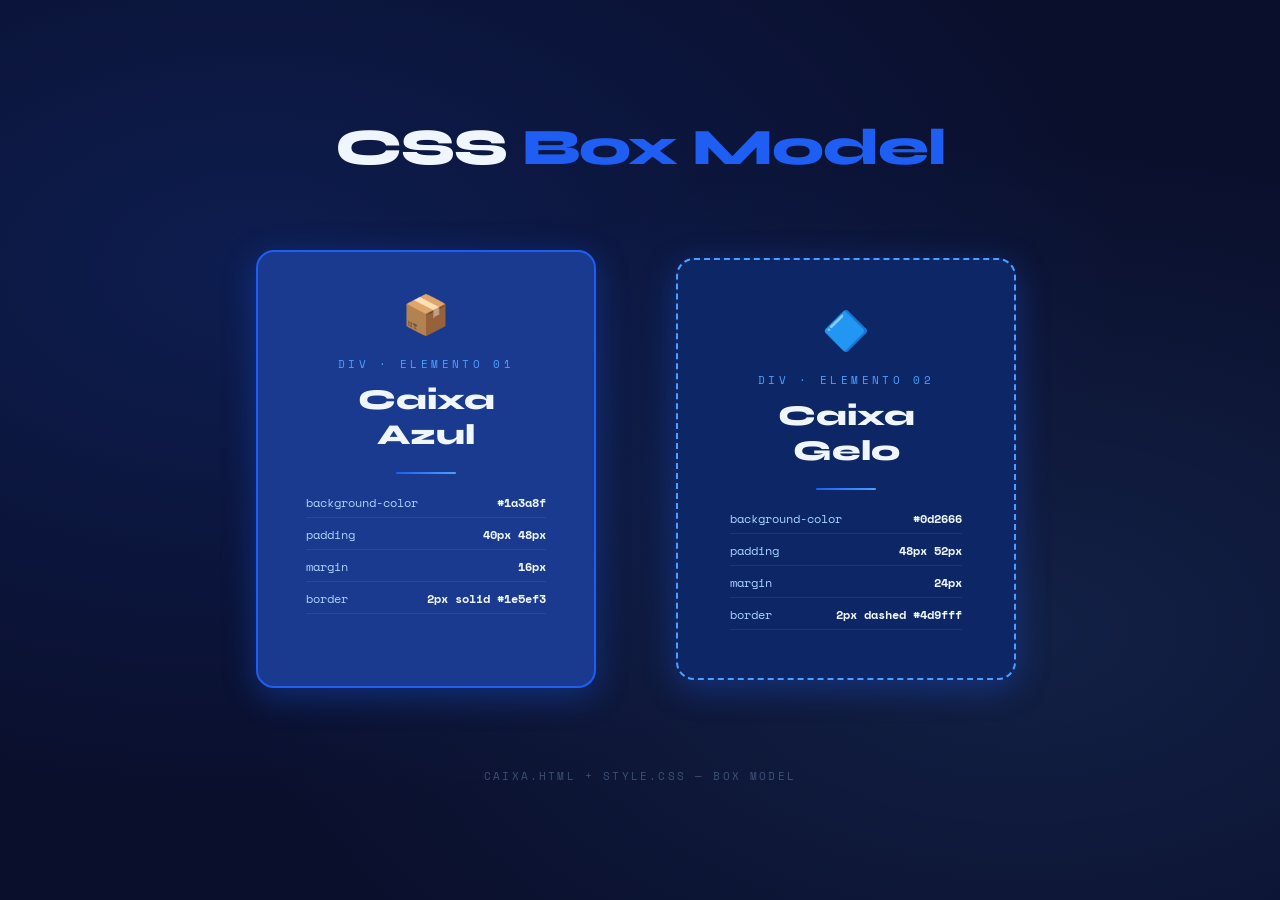
<file:  caixa.html>
<!DOCTYPE html>
<html lang="pt-BR">
<head>
  <meta charset="UTF-8" />
  <meta name="viewport" content="width=device-width, initial-scale=1.0" />
  <title>Caixas CSS — Box Model</title>
  <link rel="stylesheet" href="style.css" />
</head>
<body>

  <h1>CSS <span>Box Model</span></h1>

  <div class="container">

    <!-- CAIXA 1 -->
    <div class="caixa caixa-1">
      <span class="caixa-icone">📦</span>
      <p class="caixa-titulo">div · elemento 01</p>
      <h2 class="caixa-nome">Caixa Azul</h2>
      <div class="divisor"></div>
      <ul class="caixa-specs">
        <li>background-color <span>#1a3a8f</span></li>
        <li>padding         <span>40px 48px</span></li>
        <li>margin          <span>16px</span></li>
        <li>border          <span>2px solid #1e5ef3</span></li>
      </ul>
    </div>

    <!-- CAIXA 2 -->
    <div class="caixa caixa-2">
      <span class="caixa-icone">🔷</span>
      <p class="caixa-titulo">div · elemento 02</p>
      <h2 class="caixa-nome">Caixa Gelo</h2>
      <div class="divisor"></div>
      <ul class="caixa-specs">
        <li>background-color <span>#0d2666</span></li>
        <li>padding         <span>48px 52px</span></li>
        <li>margin          <span>24px</span></li>
        <li>border          <span>2px dashed #4d9fff</span></li>
      </ul>
    </div>

  </div>

  <footer>caixa.html + style.css — box model</footer>

</body>
</html>
</file>
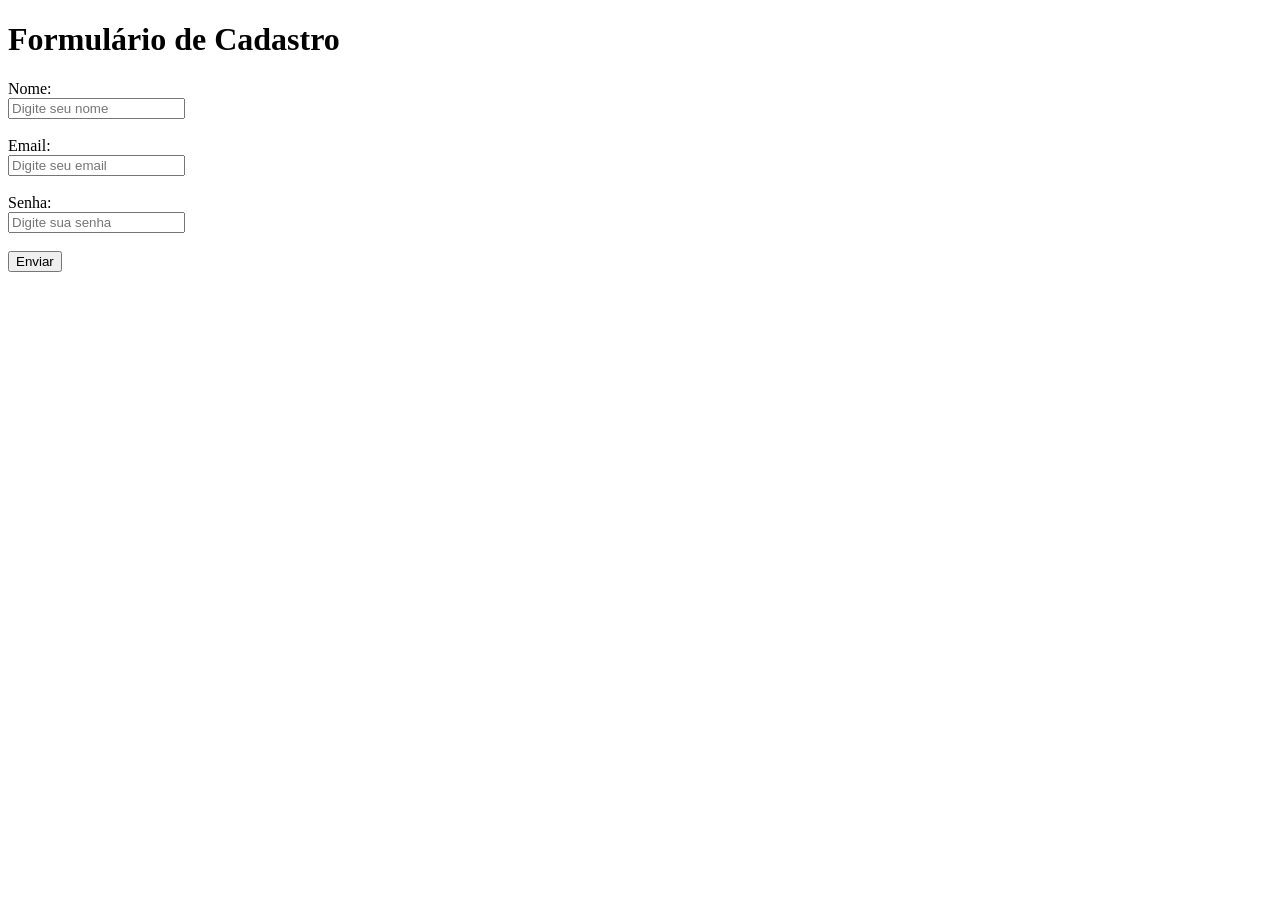
<file: cadastro.html>
<!DOCTYPE html>
<html lang="pt-br">
<head>
  <meta charset="UTF-8">
  <title>Cadastro</title>
</head>
<body>

  <h1>Formulário de Cadastro</h1>

  <form>
    <!-- Campo Nome -->
    <label for="nome">Nome:</label><br>
    <input type="text" id="nome" name="nome" placeholder="Digite seu nome" required><br><br>

    <!-- Campo Email -->
    <label for="email">Email:</label><br>
    <input type="email" id="email" name="email" placeholder="Digite seu email" required><br><br>

    <!-- Campo Senha -->
    <label for="senha">Senha:</label><br>
    <input type="password" id="senha" name="senha" placeholder="Digite sua senha" required><br><br>

    <button type="submit">Enviar</button>
  </form>

</body>
</html>
</file>
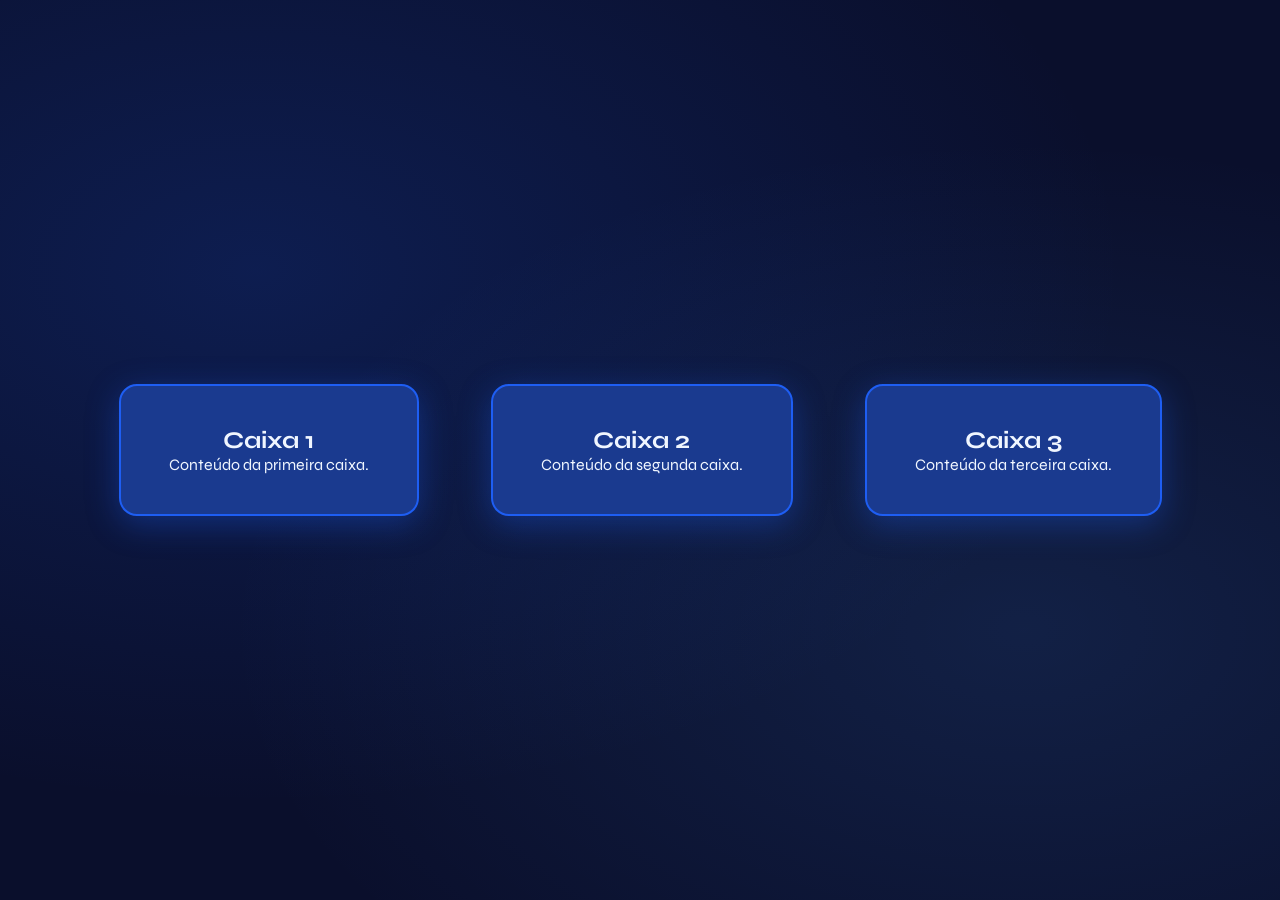
<file: coluna.html>
<!DOCTYPE html>
<html lang="pt-BR">
<head>
  <meta charset="UTF-8">
  <meta name="viewport" content="width=device-width, initial-scale=1.0">
  <title>3 Caixas</title>
  <link rel="stylesheet" href="style.css">
</head>
<body>

  <div class="container">
    <div class="caixa">
      <h2>Caixa 1</h2>
      <p>Conteúdo da primeira caixa.</p>
    </div>
    <div class="caixa">
      <h2>Caixa 2</h2>
      <p>Conteúdo da segunda caixa.</p>
    </div>
    <div class="caixa">
      <h2>Caixa 3</h2>
      <p>Conteúdo da terceira caixa.</p>
    </div>
  </div>

</body>
</html>
</file>
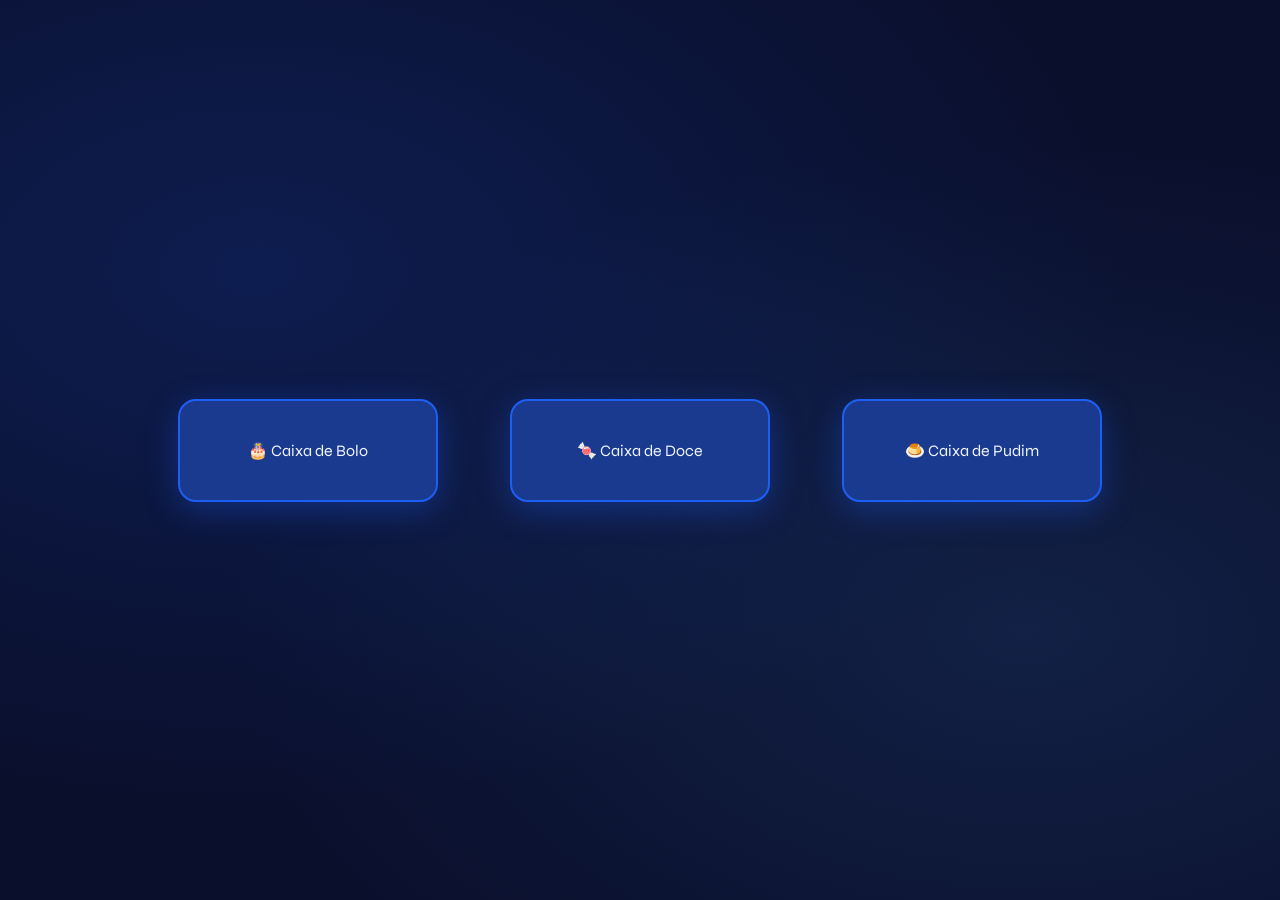
<file: container.html>
<!DOCTYPE html>
<html lang="pt-br">
  <head>
    <meta charset="UTF-8" />
    <title>Flexbox - 3 Caixas</title>
    <link rel="stylesheet" href="style.css" />
  </head>
  <body>

    <div class="container">
      <div class="caixa">🎂 Caixa de Bolo</div>
      <div class="caixa">🍬 Caixa de Doce</div>
      <div class="caixa">🍮 Caixa de Pudim</div>
    </div>

  </body>
</html>
</file>
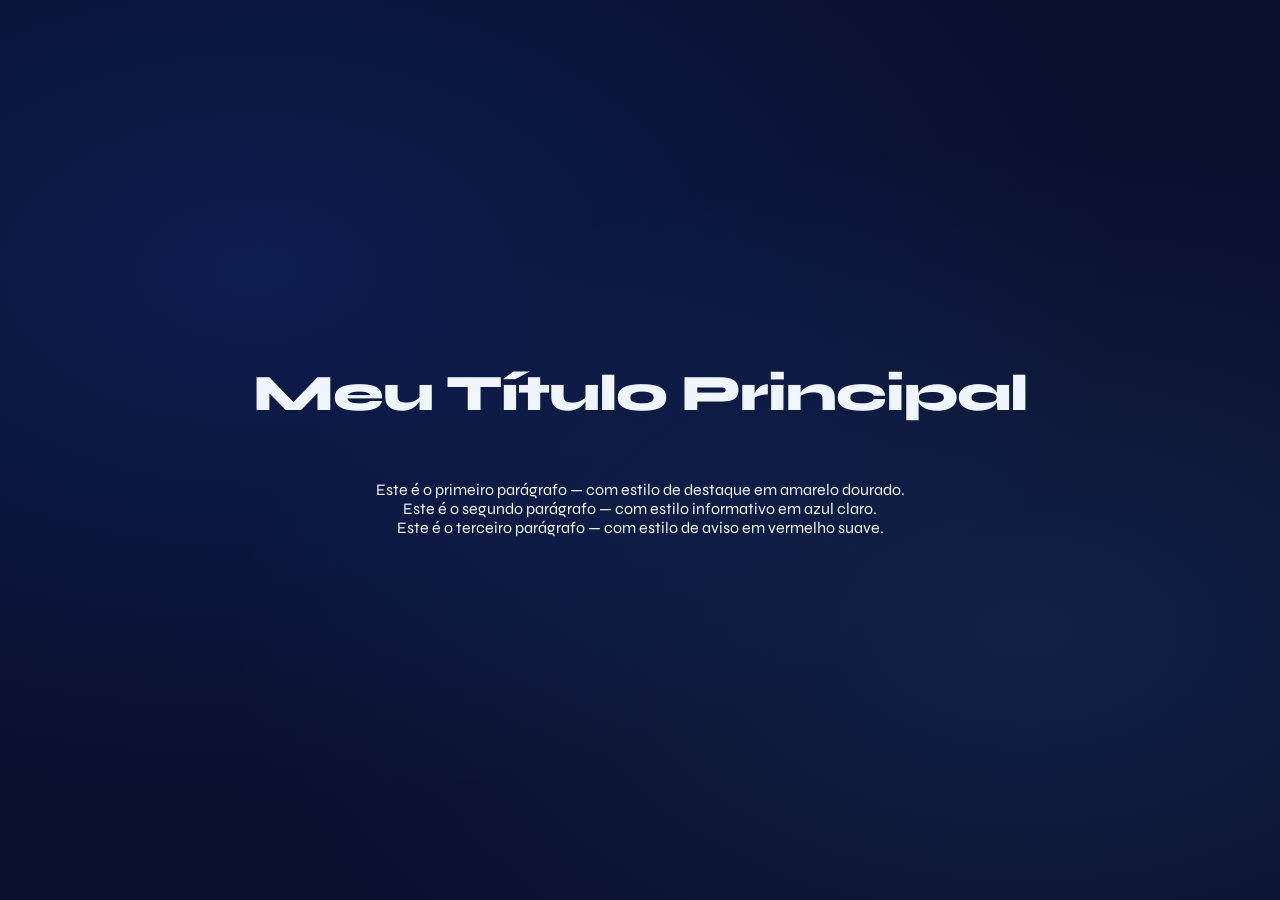
<file: elementos.html>
<!DOCTYPE html>
<html lang="pt-BR">
<head>
  <meta charset="UTF-8">
  <meta name="viewport" content="width=device-width, initial-scale=1.0">
  <title>Elementos</title>
  <link rel="stylesheet" href="style.css">
</head>
<body>

  <h1 id="titulo-principal">Meu Título Principal</h1>

  <p class="paragrafo-destaque">
    Este é o primeiro parágrafo — com estilo de destaque em amarelo dourado.
  </p>

  <p class="paragrafo-info">
    Este é o segundo parágrafo — com estilo informativo em azul claro.
  </p>

  <p class="paragrafo-aviso">
    Este é o terceiro parágrafo — com estilo de aviso em vermelho suave.
  </p>

</body>
</html>
</file>
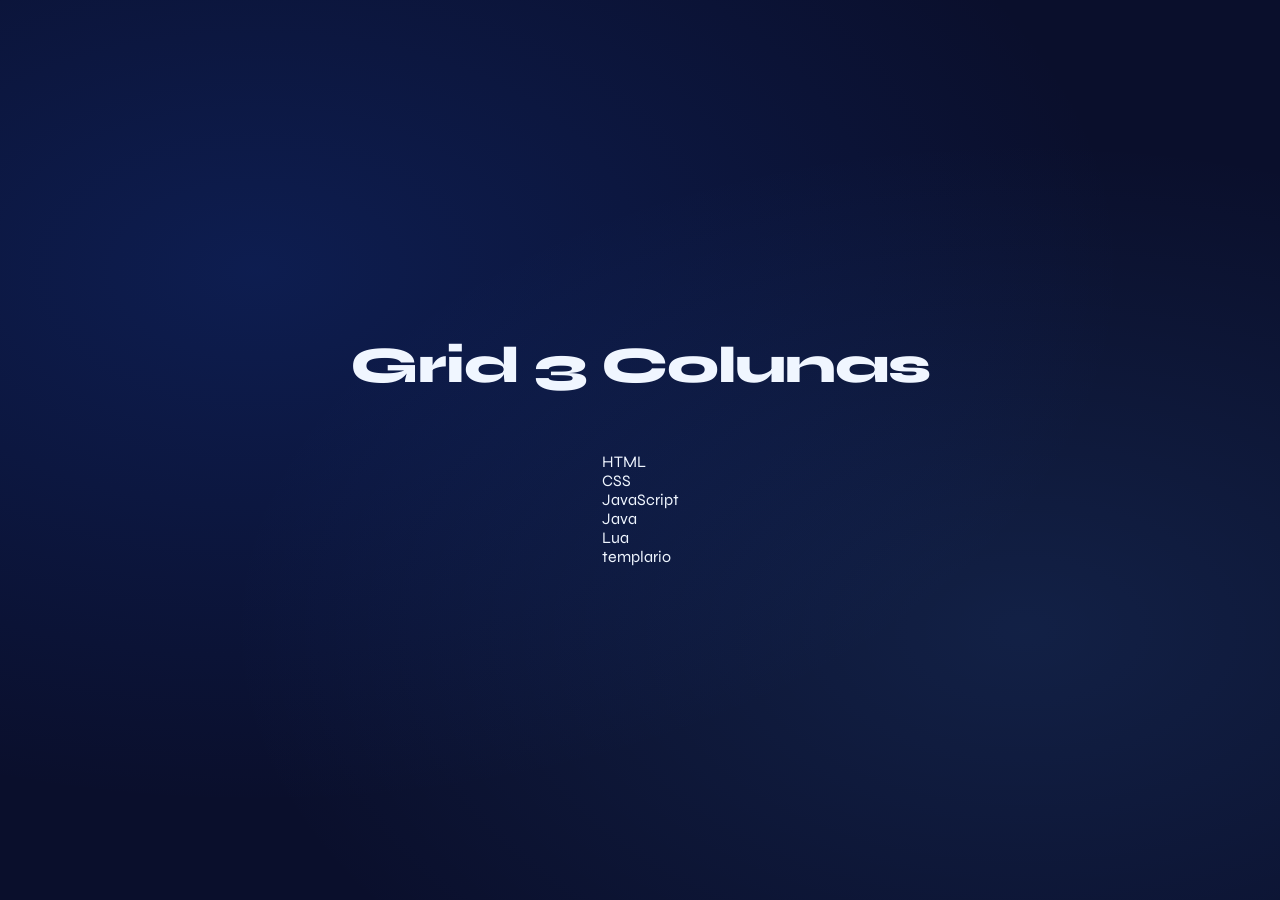
<file: grid.html>
<!DOCTYPE html>
<html lang="pt-BR">
<head>
  <meta charset="UTF-8" />
  <title>Grid Simples</title>
  <link rel="stylesheet" href="style.css" />
</head>
<body>

  <h1>Grid 3 Colunas</h1>

  <div class="grid">
    <div class="card">HTML</div>
    <div class="card">CSS</div>
    <div class="card">JavaScript</div>
    <div class="card">Java</div>
    <div class="card">Lua</div>
    <div class="card">templario</div>
  </div>

</body>
</html>
</file>
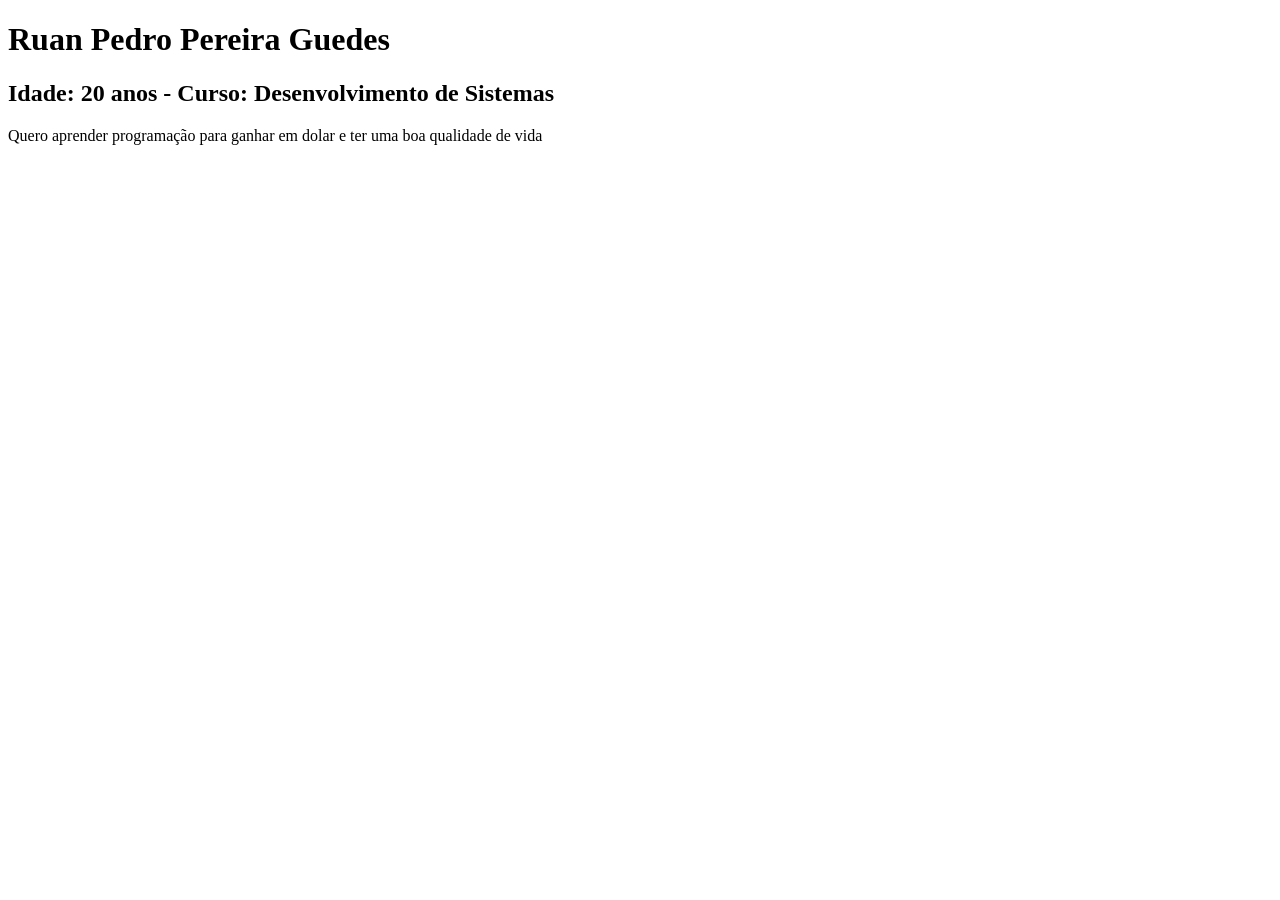
<file: primeira.html>
<!DOCTYPE html>
<html lang="pt-br">
<head>
    <meta charset="UTF-8">
    <meta name="viewport" content="width=device-width, initial-scale=1.0">
    <title>Minha Primeira Página</title>
</head>
<body>
    
    <h1>Ruan Pedro Pereira Guedes</h1>
    <h2>Idade: 20 anos - Curso: Desenvolvimento de Sistemas</h2>
    <p>Quero aprender programação para ganhar em dolar e ter uma boa qualidade de vida</p>
    <br>
    <!-- Vamos melhorar -->



</body>
</html>
</file>
<file: style.css>
@import url('https://fonts.googleapis.com/css2?family=Space+Mono:wght@400;700&family=Syne:wght@400;700;800&display=swap');

*, *::before, *::after { box-sizing: border-box; margin: 0; padding: 0; }

:root {
  --azul-profundo: #0a0f2c;
  --azul-medio:    #1a3a8f;
  --azul-vivo:     #1e5ef3;
  --azul-claro:    #4d9fff;
  --azul-gelo:     #a8d4ff;
  --branco:        #f0f6ff;
  --sombra:        0 8px 32px rgba(30, 94, 243, 0.35);
  --radius:        18px;
}

body {
  font-family: 'Syne', sans-serif;
  background-color: var(--azul-profundo);
  background-image:
    radial-gradient(ellipse at 20% 30%, rgba(30,94,243,0.18) 0%, transparent 60%),
    radial-gradient(ellipse at 80% 70%, rgba(77,159,255,0.12) 0%, transparent 55%);
  min-height: 100vh;
  display: flex;
  flex-direction: column;
  align-items: center;
  justify-content: center;
  padding: 60px 20px;
  color: var(--branco);
}

h1 {
  font-size: clamp(2rem, 5vw, 3.2rem);
  font-weight: 800;
  text-align: center;
  margin-bottom: 56px;
  letter-spacing: -0.02em;
}

h1 span { color: var(--azul-vivo); }

.container {
  display: flex;
  flex-wrap: wrap;
  gap: 40px;
  justify-content: center;
}

/* ---- CAIXA BASE ---- */
.caixa {
  background-color: var(--azul-medio); /* cor de fundo */
  padding: 40px 48px;                  /* padding */
  margin: 16px;                        /* margin */
  border: 2px solid var(--azul-vivo);  /* border */

  border-radius: var(--radius);
  box-shadow: var(--sombra);
  min-width: 260px;
  max-width: 340px;
  text-align: center;
  position: relative;
  overflow: hidden;
  transition: transform .35s cubic-bezier(.22,.68,0,1.2), box-shadow .35s ease;
}

.caixa:hover {
  transform: translateY(-10px) scale(1.02);
  box-shadow: 0 16px 48px rgba(30, 94, 243, 0.55);
}

/* ---- CAIXA 1 ---- */
.caixa-1 {
  background-color: #1a3a8f;
  border: 2px solid var(--azul-vivo);
}

/* ---- CAIXA 2 ---- */
.caixa-2 {
  background-color: #0d2666;
  border: 2px dashed var(--azul-claro);
  padding: 48px 52px;
  margin: 24px;
}

.caixa-icone { font-size: 2.4rem; margin-bottom: 16px; display: block; }

.caixa-titulo {
  font-family: 'Space Mono', monospace;
  font-size: 0.7rem;
  letter-spacing: 0.3em;
  text-transform: uppercase;
  color: var(--azul-claro);
  margin-bottom: 10px;
}

.caixa-nome {
  font-size: 1.8rem;
  font-weight: 800;
  color: var(--branco);
  margin-bottom: 20px;
}

.divisor {
  width: 60px; height: 2px;
  background: linear-gradient(90deg, var(--azul-vivo), var(--azul-claro));
  border-radius: 999px;
  margin: 0 auto 20px;
}

.caixa-specs { list-style: none; text-align: left; display: flex; flex-direction: column; gap: 8px; }

.caixa-specs li {
  font-family: 'Space Mono', monospace;
  font-size: 0.72rem;
  color: var(--azul-gelo);
  display: flex;
  justify-content: space-between;
  border-bottom: 1px solid rgba(77,159,255,0.15);
  padding-bottom: 6px;
}

.caixa-specs li span { color: var(--branco); font-weight: 700; }

footer {
  margin-top: 64px;
  font-family: 'Space Mono', monospace;
  font-size: 0.68rem;
  letter-spacing: 0.2em;
  color: rgba(168,212,255,0.3);
  text-transform: uppercase;
}

@keyframes fadeUp {
  from { opacity: 0; transform: translateY(30px); }
  to   { opacity: 1; transform: translateY(0); }
}

.caixa-1 { animation: fadeUp .7s ease both; }
.caixa-2 { animation: fadeUp .7s ease .2s both; }
</file>
